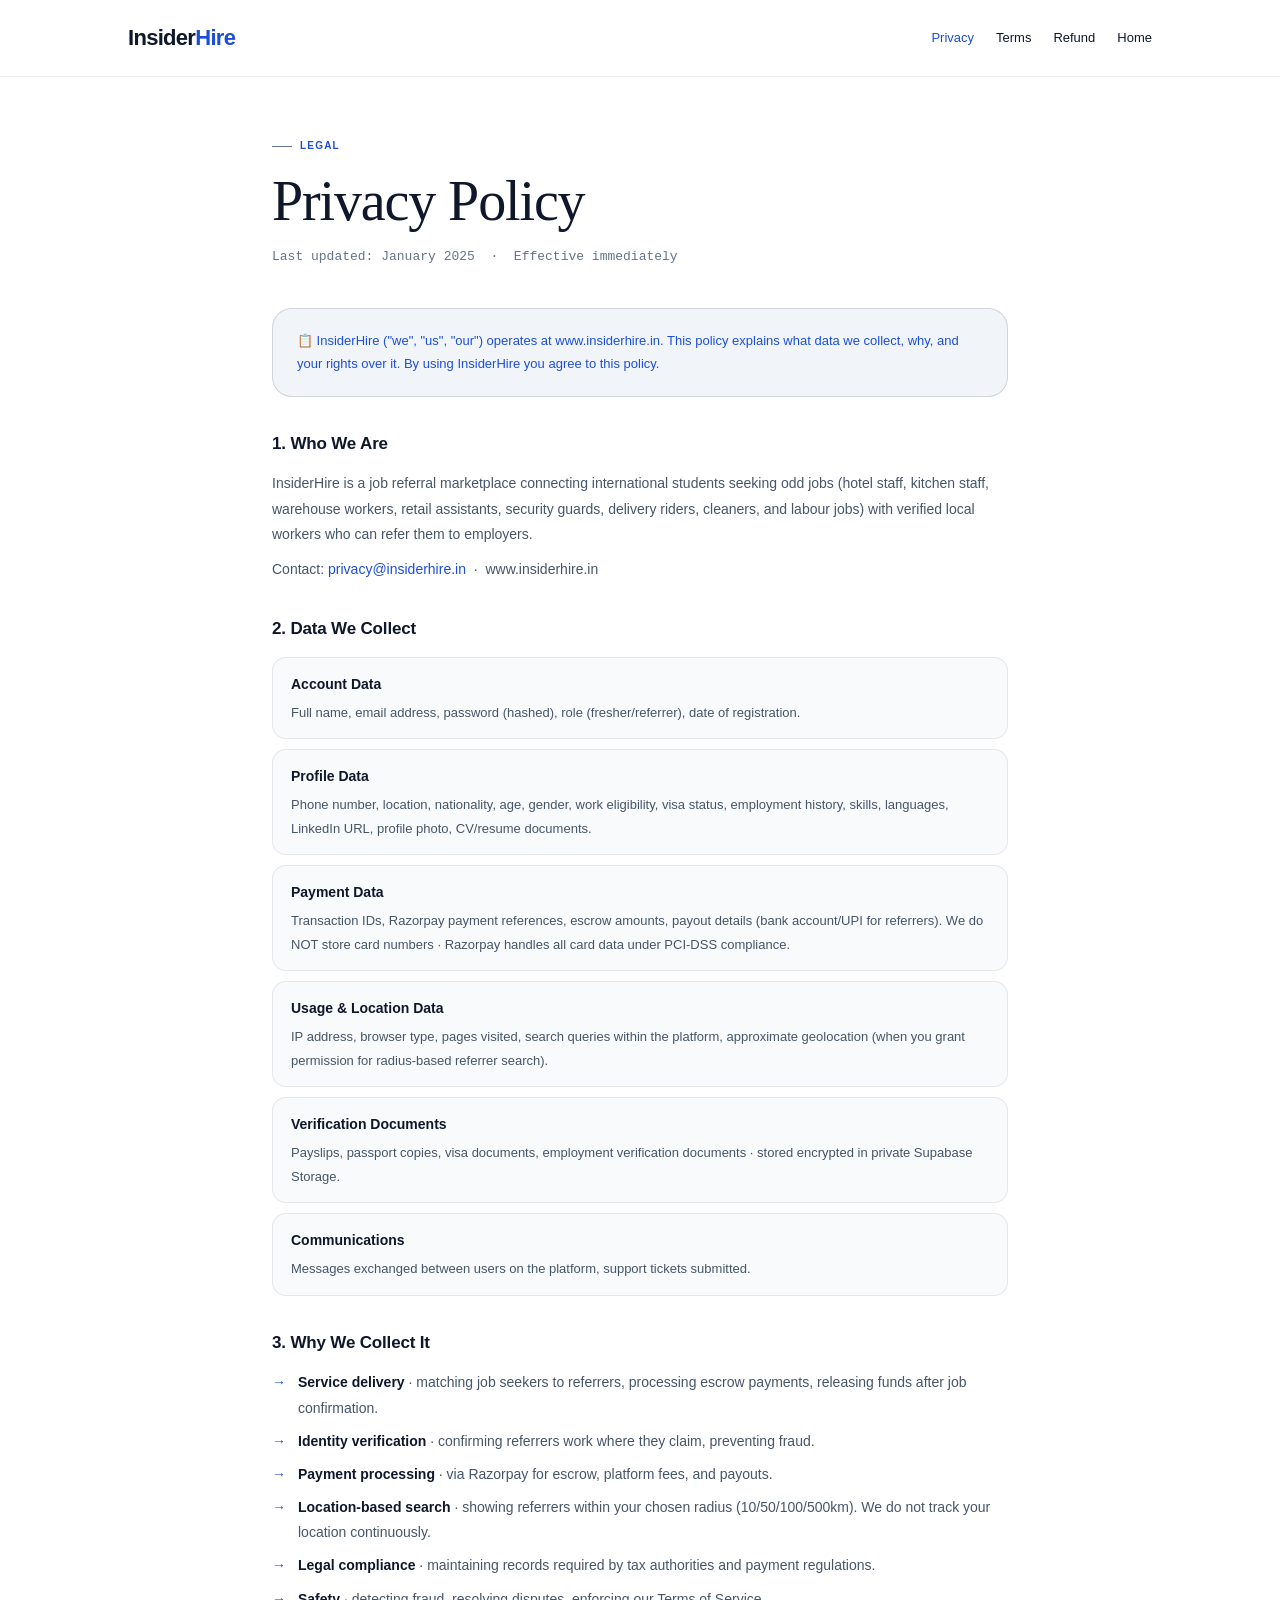
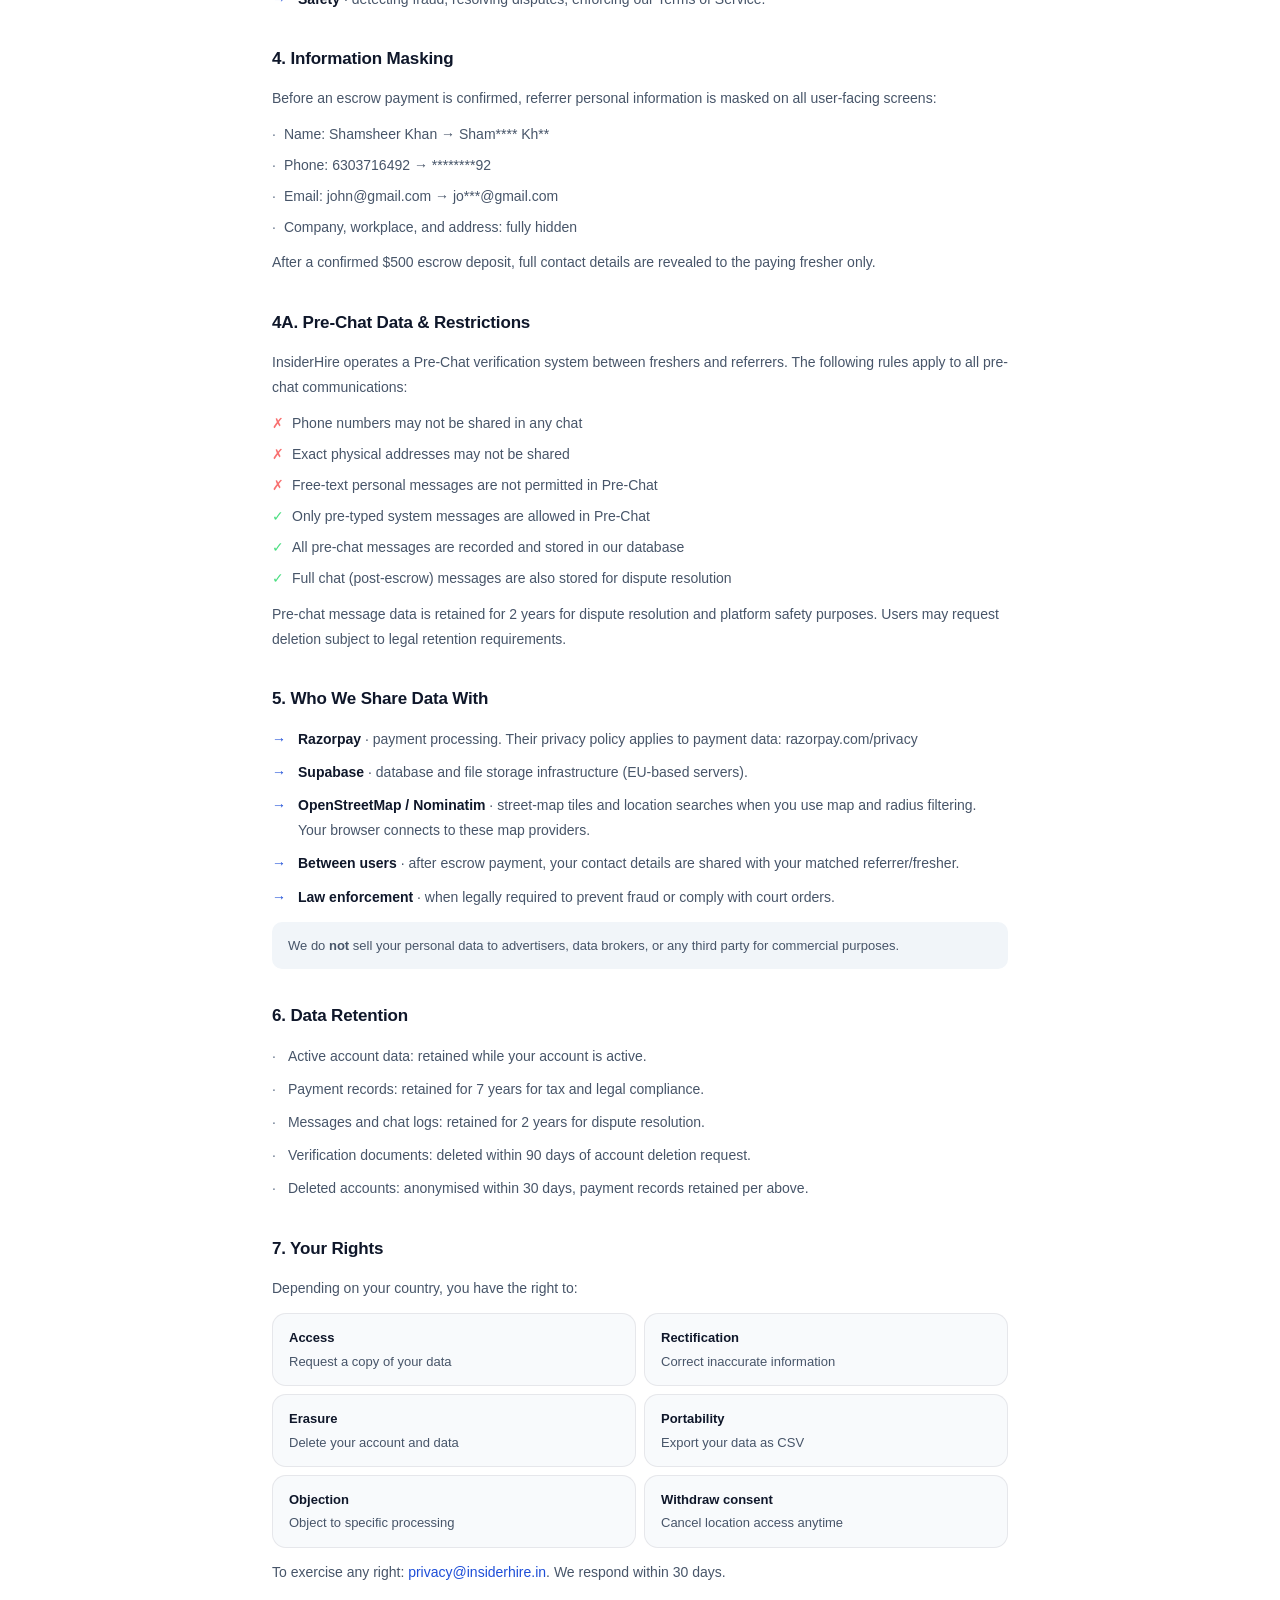
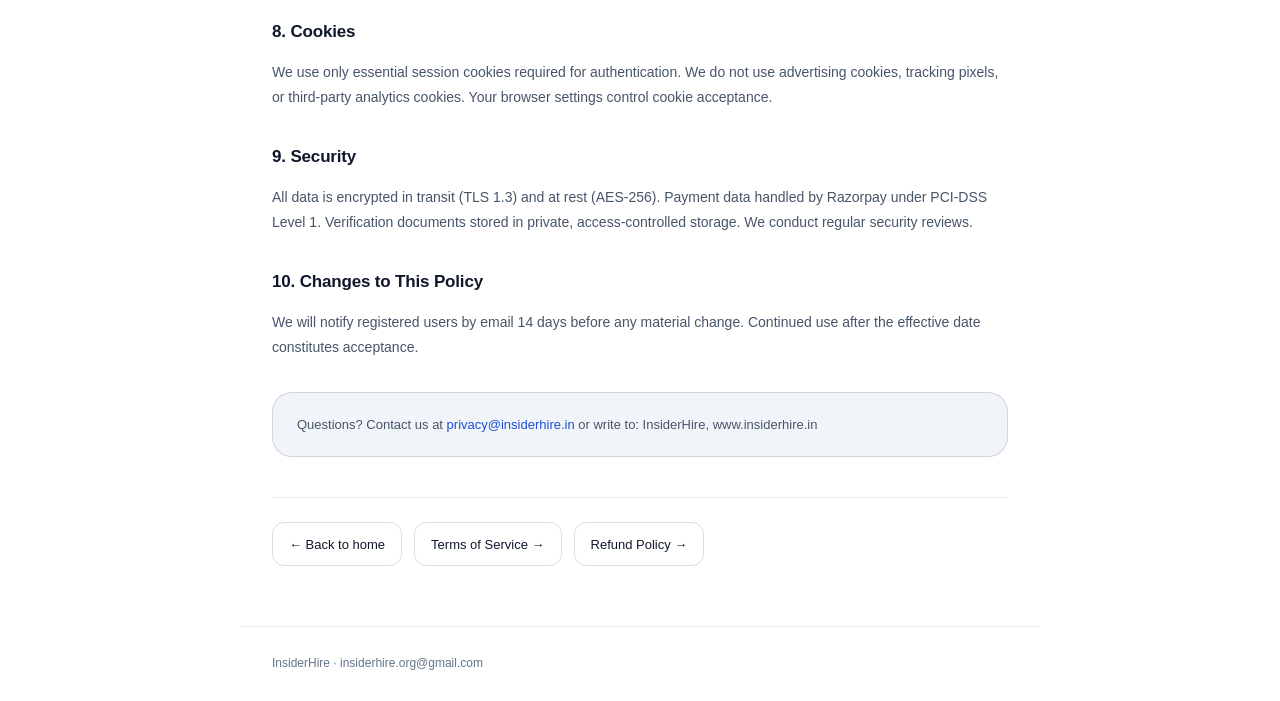
<file: privacy.html>
<!doctype html>
<html lang="en"><head><meta charset="utf-8"><meta name="viewport" content="width=device-width,initial-scale=1"><title>Privacy Policy | InsiderHire</title><meta name="description" content="Read the InsiderHire privacy policy."><link rel="canonical" href="https://khurram00100.github.io/Insiderhire.in/privacy.html"><link rel="stylesheet" href="legal.css"></head>
<body><header><div class="legal-header"><a class="legal-brand" href="index.html">Insider<span>Hire</span></a><nav aria-label="Policy navigation"><a href="privacy.html" aria-current="page">Privacy</a><a href="terms.html">Terms</a><a href="refund.html">Refund</a><a href="index.html">Home</a></nav></div></header><main><div id="page-privacy" class="legal-document" style="padding-top:60px">
  <div style="max-width:800px;margin:0 auto;padding:60px 32px">
    <div style="margin-bottom:40px">
      <span class="section-label" style="display:flex;align-items:center;gap:8px;margin-bottom:16px">
        <span style="width:20px;height:1px;background:var(--text-3);display:inline-block"></span>
        Legal
      </span>
      <h1 style="font-family:var(--font-serif);font-size:clamp(36px,5vw,56px);font-weight:400;letter-spacing:-0.02em;line-height:1.1;color:var(--white);margin-bottom:12px">Privacy Policy</h1>
      <p style="font-size:13px;color:var(--text-3);font-family:var(--font-mono)">Last updated: January 2025 &nbsp;·&nbsp; Effective immediately</p>
    </div>

    <div style="display:flex;flex-direction:column;gap:32px;font-size:14px;color:var(--text-2);line-height:1.8">

      <div style="padding:20px 24px;background:var(--elevated);border:1px solid var(--border-md);border-radius:var(--r-xl);font-size:13px;color:var(--blue-light)">
        📋 InsiderHire ("we", "us", "our") operates at www.insiderhire.in. This policy explains what data we collect, why, and your rights over it. By using InsiderHire you agree to this policy.
      </div>

      <div>
        <h2 style="font-size:17px;font-weight:600;color:var(--white);margin-bottom:12px;letter-spacing:-0.01em">1. Who We Are</h2>
        <p>InsiderHire is a job referral marketplace connecting international students seeking odd jobs (hotel staff, kitchen staff, warehouse workers, retail assistants, security guards, delivery riders, cleaners, and labour jobs) with verified local workers who can refer them to employers.</p>
        <p style="margin-top:10px">Contact: <a href="mailto:privacy@insiderhire.in" style="color:var(--blue-light)">privacy@insiderhire.in</a> &nbsp;·&nbsp; www.insiderhire.in</p>
      </div>

      <div>
        <h2 style="font-size:17px;font-weight:600;color:var(--white);margin-bottom:12px;letter-spacing:-0.01em">2. Data We Collect</h2>
        <div style="display:flex;flex-direction:column;gap:10px">
          <div style="padding:14px 18px;background:var(--surface);border:1px solid var(--border);border-radius:var(--r-lg)">
            <div style="font-weight:600;color:var(--text-1);margin-bottom:4px">Account Data</div>
            <div style="font-size:13px">Full name, email address, password (hashed), role (fresher/referrer), date of registration.</div>
          </div>
          <div style="padding:14px 18px;background:var(--surface);border:1px solid var(--border);border-radius:var(--r-lg)">
            <div style="font-weight:600;color:var(--text-1);margin-bottom:4px">Profile Data</div>
            <div style="font-size:13px">Phone number, location, nationality, age, gender, work eligibility, visa status, employment history, skills, languages, LinkedIn URL, profile photo, CV/resume documents.</div>
          </div>
          <div style="padding:14px 18px;background:var(--surface);border:1px solid var(--border);border-radius:var(--r-lg)">
            <div style="font-weight:600;color:var(--text-1);margin-bottom:4px">Payment Data</div>
            <div style="font-size:13px">Transaction IDs, Razorpay payment references, escrow amounts, payout details (bank account/UPI for referrers). We do NOT store card numbers · Razorpay handles all card data under PCI-DSS compliance.</div>
          </div>
          <div style="padding:14px 18px;background:var(--surface);border:1px solid var(--border);border-radius:var(--r-lg)">
            <div style="font-weight:600;color:var(--text-1);margin-bottom:4px">Usage & Location Data</div>
            <div style="font-size:13px">IP address, browser type, pages visited, search queries within the platform, approximate geolocation (when you grant permission for radius-based referrer search).</div>
          </div>
          <div style="padding:14px 18px;background:var(--surface);border:1px solid var(--border);border-radius:var(--r-lg)">
            <div style="font-weight:600;color:var(--text-1);margin-bottom:4px">Verification Documents</div>
            <div style="font-size:13px">Payslips, passport copies, visa documents, employment verification documents · stored encrypted in private Supabase Storage.</div>
          </div>
          <div style="padding:14px 18px;background:var(--surface);border:1px solid var(--border);border-radius:var(--r-lg)">
            <div style="font-weight:600;color:var(--text-1);margin-bottom:4px">Communications</div>
            <div style="font-size:13px">Messages exchanged between users on the platform, support tickets submitted.</div>
          </div>
        </div>
      </div>

      <div>
        <h2 style="font-size:17px;font-weight:600;color:var(--white);margin-bottom:12px;letter-spacing:-0.01em">3. Why We Collect It</h2>
        <div style="display:flex;flex-direction:column;gap:8px">
          <div style="display:flex;gap:12px;align-items:flex-start"><span style="color:var(--blue-light);flex-shrink:0">→</span><span><strong style="color:var(--text-1)">Service delivery</strong> · matching job seekers to referrers, processing escrow payments, releasing funds after job confirmation.</span></div>
          <div style="display:flex;gap:12px;align-items:flex-start"><span style="color:var(--blue-light);flex-shrink:0">→</span><span><strong style="color:var(--text-1)">Identity verification</strong> · confirming referrers work where they claim, preventing fraud.</span></div>
          <div style="display:flex;gap:12px;align-items:flex-start"><span style="color:var(--blue-light);flex-shrink:0">→</span><span><strong style="color:var(--text-1)">Payment processing</strong> · via Razorpay for escrow, platform fees, and payouts.</span></div>
          <div style="display:flex;gap:12px;align-items:flex-start"><span style="color:var(--blue-light);flex-shrink:0">→</span><span><strong style="color:var(--text-1)">Location-based search</strong> · showing referrers within your chosen radius (10/50/100/500km). We do not track your location continuously.</span></div>
          <div style="display:flex;gap:12px;align-items:flex-start"><span style="color:var(--blue-light);flex-shrink:0">→</span><span><strong style="color:var(--text-1)">Legal compliance</strong> · maintaining records required by tax authorities and payment regulations.</span></div>
          <div style="display:flex;gap:12px;align-items:flex-start"><span style="color:var(--blue-light);flex-shrink:0">→</span><span><strong style="color:var(--text-1)">Safety</strong> · detecting fraud, resolving disputes, enforcing our Terms of Service.</span></div>
        </div>
      </div>

      <div>
        <h2 style="font-size:17px;font-weight:600;color:var(--white);margin-bottom:12px;letter-spacing:-0.01em">4. Information Masking</h2>
        <p>Before an escrow payment is confirmed, referrer personal information is masked on all user-facing screens:</p>
        <ul style="margin-top:10px;padding-left:0;list-style:none;display:flex;flex-direction:column;gap:6px">
          <li style="display:flex;gap:8px"><span style="color:var(--text-3)">·</span> Name: Shamsheer Khan → Sham**** Kh**</li>
          <li style="display:flex;gap:8px"><span style="color:var(--text-3)">·</span> Phone: 6303716492 → ********92</li>
          <li style="display:flex;gap:8px"><span style="color:var(--text-3)">·</span> Email: john@gmail.com → jo***@gmail.com</li>
          <li style="display:flex;gap:8px"><span style="color:var(--text-3)">·</span> Company, workplace, and address: fully hidden</li>
        </ul>
        <p style="margin-top:10px">After a confirmed $500 escrow deposit, full contact details are revealed to the paying fresher only.</p>
      </div>

      <div>
        <h2 style="font-size:17px;font-weight:600;color:var(--white);margin-bottom:12px;letter-spacing:-0.01em">4A. Pre-Chat Data & Restrictions</h2>
        <p>InsiderHire operates a Pre-Chat verification system between freshers and referrers. The following rules apply to all pre-chat communications:</p>
        <ul style="margin-top:10px;padding-left:0;list-style:none;display:flex;flex-direction:column;gap:6px">
          <li style="display:flex;gap:8px"><span style="color:#f87171">✗</span> Phone numbers may not be shared in any chat</li>
          <li style="display:flex;gap:8px"><span style="color:#f87171">✗</span> Exact physical addresses may not be shared</li>
          <li style="display:flex;gap:8px"><span style="color:#f87171">✗</span> Free-text personal messages are not permitted in Pre-Chat</li>
          <li style="display:flex;gap:8px"><span style="color:#4ade80">✓</span> Only pre-typed system messages are allowed in Pre-Chat</li>
          <li style="display:flex;gap:8px"><span style="color:#4ade80">✓</span> All pre-chat messages are recorded and stored in our database</li>
          <li style="display:flex;gap:8px"><span style="color:#4ade80">✓</span> Full chat (post-escrow) messages are also stored for dispute resolution</li>
        </ul>
        <p style="margin-top:10px">Pre-chat message data is retained for 2 years for dispute resolution and platform safety purposes. Users may request deletion subject to legal retention requirements.</p>
      </div>

      <div>
        <h2 style="font-size:17px;font-weight:600;color:var(--white);margin-bottom:12px;letter-spacing:-0.01em">5. Who We Share Data With</h2>
        <div style="display:flex;flex-direction:column;gap:8px">
          <div style="display:flex;gap:12px;align-items:flex-start"><span style="color:var(--blue-light);flex-shrink:0">→</span><span><strong style="color:var(--text-1)">Razorpay</strong> · payment processing. Their privacy policy applies to payment data: razorpay.com/privacy</span></div>
          <div style="display:flex;gap:12px;align-items:flex-start"><span style="color:var(--blue-light);flex-shrink:0">→</span><span><strong style="color:var(--text-1)">Supabase</strong> · database and file storage infrastructure (EU-based servers).</span></div>
          <div style="display:flex;gap:12px;align-items:flex-start"><span style="color:var(--blue-light);flex-shrink:0">→</span><span><strong style="color:var(--text-1)">OpenStreetMap / Nominatim</strong> · street-map tiles and location searches when you use map and radius filtering. Your browser connects to these map providers.</span></div>
          <div style="display:flex;gap:12px;align-items:flex-start"><span style="color:var(--blue-light);flex-shrink:0">→</span><span><strong style="color:var(--text-1)">Between users</strong> · after escrow payment, your contact details are shared with your matched referrer/fresher.</span></div>
          <div style="display:flex;gap:12px;align-items:flex-start"><span style="color:var(--blue-light);flex-shrink:0">→</span><span><strong style="color:var(--text-1)">Law enforcement</strong> · when legally required to prevent fraud or comply with court orders.</span></div>
        </div>
        <p style="margin-top:12px;padding:12px 16px;background:var(--elevated);border-radius:var(--r-md);font-size:13px">We do <strong>not</strong> sell your personal data to advertisers, data brokers, or any third party for commercial purposes.</p>
      </div>

      <div>
        <h2 style="font-size:17px;font-weight:600;color:var(--white);margin-bottom:12px;letter-spacing:-0.01em">6. Data Retention</h2>
        <div style="display:flex;flex-direction:column;gap:8px">
          <div style="display:flex;gap:12px"><span style="color:var(--text-3)">·</span><span>Active account data: retained while your account is active.</span></div>
          <div style="display:flex;gap:12px"><span style="color:var(--text-3)">·</span><span>Payment records: retained for 7 years for tax and legal compliance.</span></div>
          <div style="display:flex;gap:12px"><span style="color:var(--text-3)">·</span><span>Messages and chat logs: retained for 2 years for dispute resolution.</span></div>
          <div style="display:flex;gap:12px"><span style="color:var(--text-3)">·</span><span>Verification documents: deleted within 90 days of account deletion request.</span></div>
          <div style="display:flex;gap:12px"><span style="color:var(--text-3)">·</span><span>Deleted accounts: anonymised within 30 days, payment records retained per above.</span></div>
        </div>
      </div>

      <div>
        <h2 style="font-size:17px;font-weight:600;color:var(--white);margin-bottom:12px;letter-spacing:-0.01em">7. Your Rights</h2>
        <p>Depending on your country, you have the right to:</p>
        <div style="display:grid;grid-template-columns:1fr 1fr;gap:8px;margin-top:12px">
          <div style="padding:12px 16px;background:var(--surface);border:1px solid var(--border);border-radius:var(--r-lg);font-size:13px"><strong style="color:var(--text-1)">Access</strong><br>Request a copy of your data</div>
          <div style="padding:12px 16px;background:var(--surface);border:1px solid var(--border);border-radius:var(--r-lg);font-size:13px"><strong style="color:var(--text-1)">Rectification</strong><br>Correct inaccurate information</div>
          <div style="padding:12px 16px;background:var(--surface);border:1px solid var(--border);border-radius:var(--r-lg);font-size:13px"><strong style="color:var(--text-1)">Erasure</strong><br>Delete your account and data</div>
          <div style="padding:12px 16px;background:var(--surface);border:1px solid var(--border);border-radius:var(--r-lg);font-size:13px"><strong style="color:var(--text-1)">Portability</strong><br>Export your data as CSV</div>
          <div style="padding:12px 16px;background:var(--surface);border:1px solid var(--border);border-radius:var(--r-lg);font-size:13px"><strong style="color:var(--text-1)">Objection</strong><br>Object to specific processing</div>
          <div style="padding:12px 16px;background:var(--surface);border:1px solid var(--border);border-radius:var(--r-lg);font-size:13px"><strong style="color:var(--text-1)">Withdraw consent</strong><br>Cancel location access anytime</div>
        </div>
        <p style="margin-top:12px">To exercise any right: <a href="mailto:privacy@insiderhire.in" style="color:var(--blue-light)">privacy@insiderhire.in</a>. We respond within 30 days.</p>
      </div>

      <div>
        <h2 style="font-size:17px;font-weight:600;color:var(--white);margin-bottom:12px;letter-spacing:-0.01em">8. Cookies</h2>
        <p>We use only essential session cookies required for authentication. We do not use advertising cookies, tracking pixels, or third-party analytics cookies. Your browser settings control cookie acceptance.</p>
      </div>

      <div>
        <h2 style="font-size:17px;font-weight:600;color:var(--white);margin-bottom:12px;letter-spacing:-0.01em">9. Security</h2>
        <p>All data is encrypted in transit (TLS 1.3) and at rest (AES-256). Payment data handled by Razorpay under PCI-DSS Level 1. Verification documents stored in private, access-controlled storage. We conduct regular security reviews.</p>
      </div>

      <div>
        <h2 style="font-size:17px;font-weight:600;color:var(--white);margin-bottom:12px;letter-spacing:-0.01em">10. Changes to This Policy</h2>
        <p>We will notify registered users by email 14 days before any material change. Continued use after the effective date constitutes acceptance.</p>
      </div>

      <div style="padding:20px 24px;background:var(--elevated);border:1px solid var(--border-md);border-radius:var(--r-xl);font-size:13px">
        Questions? Contact us at <a href="mailto:privacy@insiderhire.in" style="color:var(--blue-light)">privacy@insiderhire.in</a> or write to: InsiderHire, www.insiderhire.in
      </div>

    </div>
    <div style="margin-top:40px;padding-top:24px;border-top:1px solid var(--border);display:flex;gap:12px;flex-wrap:wrap">
      <a class="btn btn-outline" href="index.html">← Back to home</a>
      <a class="btn btn-ghost" href="terms.html">Terms of Service →</a>
      <a class="btn btn-ghost" href="refund.html">Refund Policy →</a>
    </div>
  </div>
</div></main><footer>InsiderHire · <a href="mailto:insiderhire.org@gmail.com">insiderhire.org@gmail.com</a></footer></body></html>
</file>
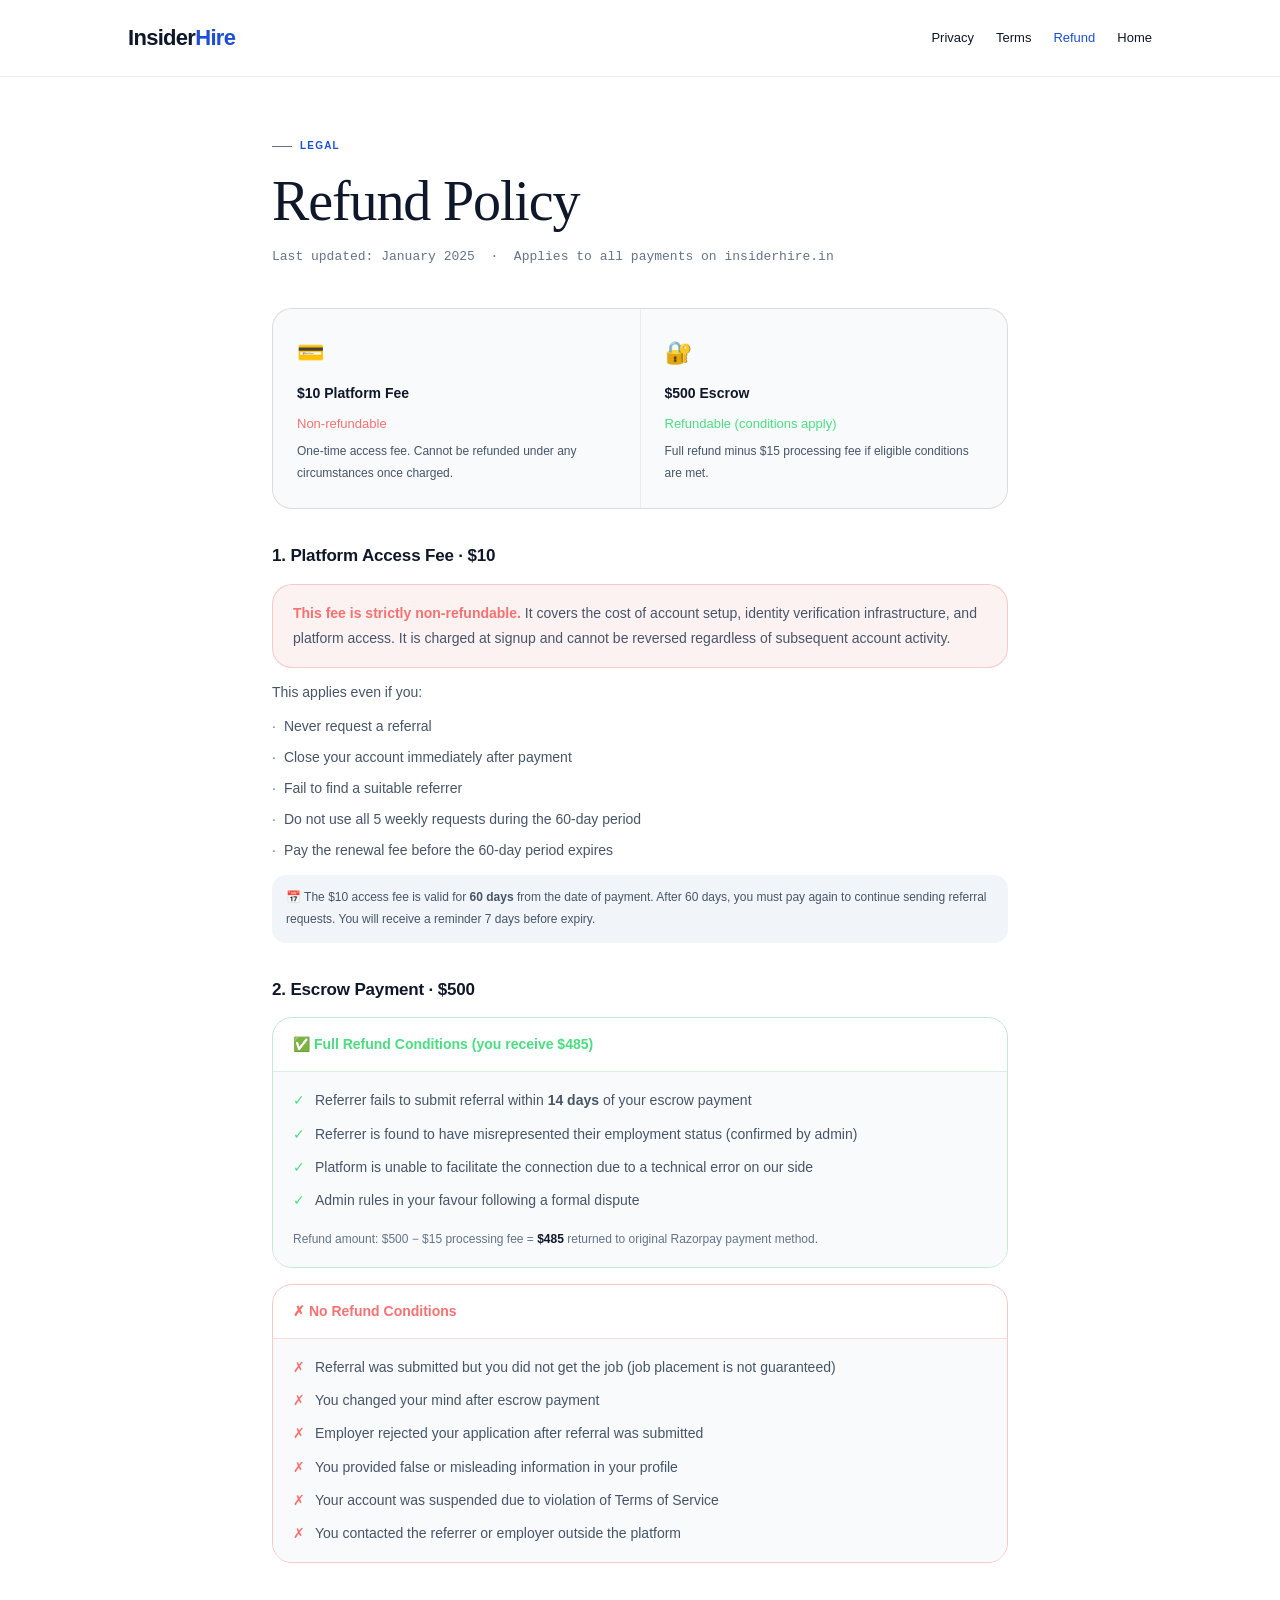
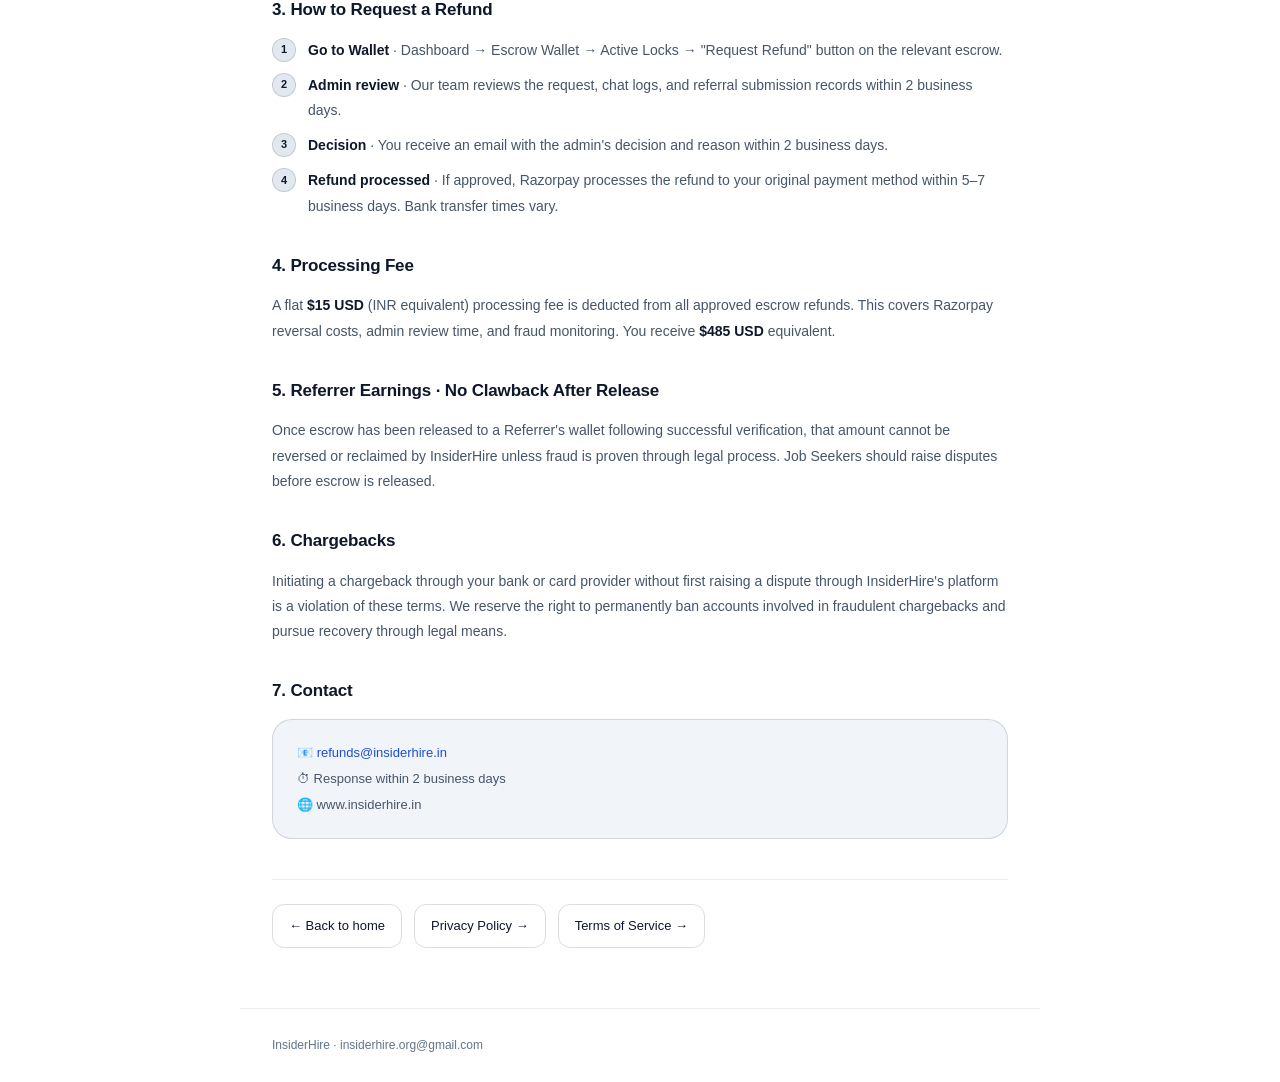
<file: refund.html>
<!doctype html>
<html lang="en"><head><meta charset="utf-8"><meta name="viewport" content="width=device-width,initial-scale=1"><title>Refund Policy | InsiderHire</title><meta name="description" content="Read the InsiderHire refund policy."><link rel="canonical" href="https://khurram00100.github.io/Insiderhire.in/refund.html"><link rel="stylesheet" href="legal.css"></head>
<body><header><div class="legal-header"><a class="legal-brand" href="index.html">Insider<span>Hire</span></a><nav aria-label="Policy navigation"><a href="privacy.html">Privacy</a><a href="terms.html">Terms</a><a href="refund.html" aria-current="page">Refund</a><a href="index.html">Home</a></nav></div></header><main><div id="page-refund" class="legal-document" style="padding-top:60px">
  <div style="max-width:800px;margin:0 auto;padding:60px 32px">
    <div style="margin-bottom:40px">
      <span class="section-label" style="display:flex;align-items:center;gap:8px;margin-bottom:16px">
        <span style="width:20px;height:1px;background:var(--text-3);display:inline-block"></span>
        Legal
      </span>
      <h1 style="font-family:var(--font-serif);font-size:clamp(36px,5vw,56px);font-weight:400;letter-spacing:-0.02em;line-height:1.1;color:var(--white);margin-bottom:12px">Refund Policy</h1>
      <p style="font-size:13px;color:var(--text-3);font-family:var(--font-mono)">Last updated: January 2025 &nbsp;·&nbsp; Applies to all payments on insiderhire.in</p>
    </div>

    <div style="display:flex;flex-direction:column;gap:32px;font-size:14px;color:var(--text-2);line-height:1.8">

      <div style="display:grid;grid-template-columns:1fr 1fr;gap:1px;background:var(--border);border:1px solid var(--border);border-radius:var(--r-xl);overflow:hidden">
        <div style="padding:24px;background:var(--surface)">
          <div style="font-size:22px;margin-bottom:8px">💳</div>
          <div style="font-weight:600;font-size:14px;color:var(--white);margin-bottom:6px">$10 Platform Fee</div>
          <div style="font-size:13px;color:#f87171;font-weight:500">Non-refundable</div>
          <div style="font-size:12px;margin-top:6px">One-time access fee. Cannot be refunded under any circumstances once charged.</div>
        </div>
        <div style="padding:24px;background:var(--surface)">
          <div style="font-size:22px;margin-bottom:8px">🔐</div>
          <div style="font-weight:600;font-size:14px;color:var(--white);margin-bottom:6px">$500 Escrow</div>
          <div style="font-size:13px;color:#4ade80;font-weight:500">Refundable (conditions apply)</div>
          <div style="font-size:12px;margin-top:6px">Full refund minus $15 processing fee if eligible conditions are met.</div>
        </div>
      </div>

      <div>
        <h2 style="font-size:17px;font-weight:600;color:var(--white);margin-bottom:12px;letter-spacing:-0.01em">1. Platform Access Fee · $10</h2>
        <div style="padding:16px 20px;background:rgba(220,38,38,0.06);border:1px solid rgba(220,38,38,0.2);border-radius:var(--r-xl);margin-bottom:12px">
          <strong style="color:#f87171">This fee is strictly non-refundable.</strong> It covers the cost of account setup, identity verification infrastructure, and platform access. It is charged at signup and cannot be reversed regardless of subsequent account activity.
        </div>
        <p>This applies even if you:</p>
        <div style="display:flex;flex-direction:column;gap:6px;margin-top:8px">
          <div style="display:flex;gap:8px"><span style="color:var(--text-3)">·</span><span>Never request a referral</span></div>
          <div style="display:flex;gap:8px"><span style="color:var(--text-3)">·</span><span>Close your account immediately after payment</span></div>
          <div style="display:flex;gap:8px"><span style="color:var(--text-3)">·</span><span>Fail to find a suitable referrer</span></div>
          <div style="display:flex;gap:8px"><span style="color:var(--text-3)">·</span><span>Do not use all 5 weekly requests during the 60-day period</span></div>
          <div style="display:flex;gap:8px"><span style="color:var(--text-3)">·</span><span>Pay the renewal fee before the 60-day period expires</span></div>
        </div>
        <div style="margin-top:12px;padding:12px 14px;background:var(--elevated);border-radius:var(--r-lg);font-size:12px;color:var(--text-2)">
          📅 The $10 access fee is valid for <strong>60 days</strong> from the date of payment. After 60 days, you must pay again to continue sending referral requests. You will receive a reminder 7 days before expiry.
        </div>
      </div>

      <div>
        <h2 style="font-size:17px;font-weight:600;color:var(--white);margin-bottom:12px;letter-spacing:-0.01em">2. Escrow Payment · $500</h2>

        <div style="display:flex;flex-direction:column;gap:16px">

          <div style="border:1px solid rgba(22,163,74,.25);border-radius:var(--r-xl);overflow:hidden">
            <div style="padding:14px 20px;background:var(--green-dim);border-bottom:1px solid rgba(22,163,74,.15)">
              <div style="font-weight:600;color:#4ade80;font-size:14px">✅ Full Refund Conditions (you receive $485)</div>
            </div>
            <div style="padding:16px 20px;background:var(--surface);display:flex;flex-direction:column;gap:8px">
              <div style="display:flex;gap:10px"><span style="color:#4ade80;flex-shrink:0">✓</span><span>Referrer fails to submit referral within <strong>14 days</strong> of your escrow payment</span></div>
              <div style="display:flex;gap:10px"><span style="color:#4ade80;flex-shrink:0">✓</span><span>Referrer is found to have misrepresented their employment status (confirmed by admin)</span></div>
              <div style="display:flex;gap:10px"><span style="color:#4ade80;flex-shrink:0">✓</span><span>Platform is unable to facilitate the connection due to a technical error on our side</span></div>
              <div style="display:flex;gap:10px"><span style="color:#4ade80;flex-shrink:0">✓</span><span>Admin rules in your favour following a formal dispute</span></div>
              <p style="margin-top:8px;font-size:12px;color:var(--text-3)">Refund amount: $500 − $15 processing fee = <strong style="color:var(--white)">$485</strong> returned to original Razorpay payment method.</p>
            </div>
          </div>

          <div style="border:1px solid rgba(220,38,38,.25);border-radius:var(--r-xl);overflow:hidden">
            <div style="padding:14px 20px;background:var(--red-dim);border-bottom:1px solid rgba(220,38,38,.15)">
              <div style="font-weight:600;color:#f87171;font-size:14px">✗ No Refund Conditions</div>
            </div>
            <div style="padding:16px 20px;background:var(--surface);display:flex;flex-direction:column;gap:8px">
              <div style="display:flex;gap:10px"><span style="color:#f87171;flex-shrink:0">✗</span><span>Referral was submitted but you did not get the job (job placement is not guaranteed)</span></div>
              <div style="display:flex;gap:10px"><span style="color:#f87171;flex-shrink:0">✗</span><span>You changed your mind after escrow payment</span></div>
              <div style="display:flex;gap:10px"><span style="color:#f87171;flex-shrink:0">✗</span><span>Employer rejected your application after referral was submitted</span></div>
              <div style="display:flex;gap:10px"><span style="color:#f87171;flex-shrink:0">✗</span><span>You provided false or misleading information in your profile</span></div>
              <div style="display:flex;gap:10px"><span style="color:#f87171;flex-shrink:0">✗</span><span>Your account was suspended due to violation of Terms of Service</span></div>
              <div style="display:flex;gap:10px"><span style="color:#f87171;flex-shrink:0">✗</span><span>You contacted the referrer or employer outside the platform</span></div>
            </div>
          </div>

        </div>
      </div>

      <div>
        <h2 style="font-size:17px;font-weight:600;color:var(--white);margin-bottom:12px;letter-spacing:-0.01em">3. How to Request a Refund</h2>
        <div style="display:flex;flex-direction:column;gap:10px">
          <div style="display:flex;gap:12px;align-items:flex-start">
            <div style="width:24px;height:24px;border-radius:50%;background:var(--elevated-2);border:1px solid var(--border-md);display:flex;align-items:center;justify-content:center;font-size:11px;font-weight:700;flex-shrink:0;color:var(--text-1)">1</div>
            <div><strong style="color:var(--text-1)">Go to Wallet</strong> · Dashboard → Escrow Wallet → Active Locks → "Request Refund" button on the relevant escrow.</div>
          </div>
          <div style="display:flex;gap:12px;align-items:flex-start">
            <div style="width:24px;height:24px;border-radius:50%;background:var(--elevated-2);border:1px solid var(--border-md);display:flex;align-items:center;justify-content:center;font-size:11px;font-weight:700;flex-shrink:0;color:var(--text-1)">2</div>
            <div><strong style="color:var(--text-1)">Admin review</strong> · Our team reviews the request, chat logs, and referral submission records within 2 business days.</div>
          </div>
          <div style="display:flex;gap:12px;align-items:flex-start">
            <div style="width:24px;height:24px;border-radius:50%;background:var(--elevated-2);border:1px solid var(--border-md);display:flex;align-items:center;justify-content:center;font-size:11px;font-weight:700;flex-shrink:0;color:var(--text-1)">3</div>
            <div><strong style="color:var(--text-1)">Decision</strong> · You receive an email with the admin's decision and reason within 2 business days.</div>
          </div>
          <div style="display:flex;gap:12px;align-items:flex-start">
            <div style="width:24px;height:24px;border-radius:50%;background:var(--elevated-2);border:1px solid var(--border-md);display:flex;align-items:center;justify-content:center;font-size:11px;font-weight:700;flex-shrink:0;color:var(--text-1)">4</div>
            <div><strong style="color:var(--text-1)">Refund processed</strong> · If approved, Razorpay processes the refund to your original payment method within 5–7 business days. Bank transfer times vary.</div>
          </div>
        </div>
      </div>

      <div>
        <h2 style="font-size:17px;font-weight:600;color:var(--white);margin-bottom:12px;letter-spacing:-0.01em">4. Processing Fee</h2>
        <p>A flat <strong style="color:var(--white)">$15 USD</strong> (INR equivalent) processing fee is deducted from all approved escrow refunds. This covers Razorpay reversal costs, admin review time, and fraud monitoring. You receive <strong style="color:var(--white)">$485 USD</strong> equivalent.</p>
      </div>

      <div>
        <h2 style="font-size:17px;font-weight:600;color:var(--white);margin-bottom:12px;letter-spacing:-0.01em">5. Referrer Earnings · No Clawback After Release</h2>
        <p>Once escrow has been released to a Referrer's wallet following successful verification, that amount cannot be reversed or reclaimed by InsiderHire unless fraud is proven through legal process. Job Seekers should raise disputes before escrow is released.</p>
      </div>

      <div>
        <h2 style="font-size:17px;font-weight:600;color:var(--white);margin-bottom:12px;letter-spacing:-0.01em">6. Chargebacks</h2>
        <p>Initiating a chargeback through your bank or card provider without first raising a dispute through InsiderHire's platform is a violation of these terms. We reserve the right to permanently ban accounts involved in fraudulent chargebacks and pursue recovery through legal means.</p>
      </div>

      <div>
        <h2 style="font-size:17px;font-weight:600;color:var(--white);margin-bottom:12px;letter-spacing:-0.01em">7. Contact</h2>
        <div style="padding:20px 24px;background:var(--elevated);border:1px solid var(--border-md);border-radius:var(--r-xl);font-size:13px;line-height:2">
          📧 <a href="mailto:refunds@insiderhire.in" style="color:var(--blue-light)">refunds@insiderhire.in</a><br>
          ⏱ Response within 2 business days<br>
          🌐 www.insiderhire.in
        </div>
      </div>

    </div>
    <div style="margin-top:40px;padding-top:24px;border-top:1px solid var(--border);display:flex;gap:12px;flex-wrap:wrap">
      <a class="btn btn-outline" href="index.html">← Back to home</a>
      <a class="btn btn-ghost" href="privacy.html">Privacy Policy →</a>
      <a class="btn btn-ghost" href="terms.html">Terms of Service →</a>
    </div>
  </div>
</div></main><footer>InsiderHire · <a href="mailto:insiderhire.org@gmail.com">insiderhire.org@gmail.com</a></footer></body></html>
</file>
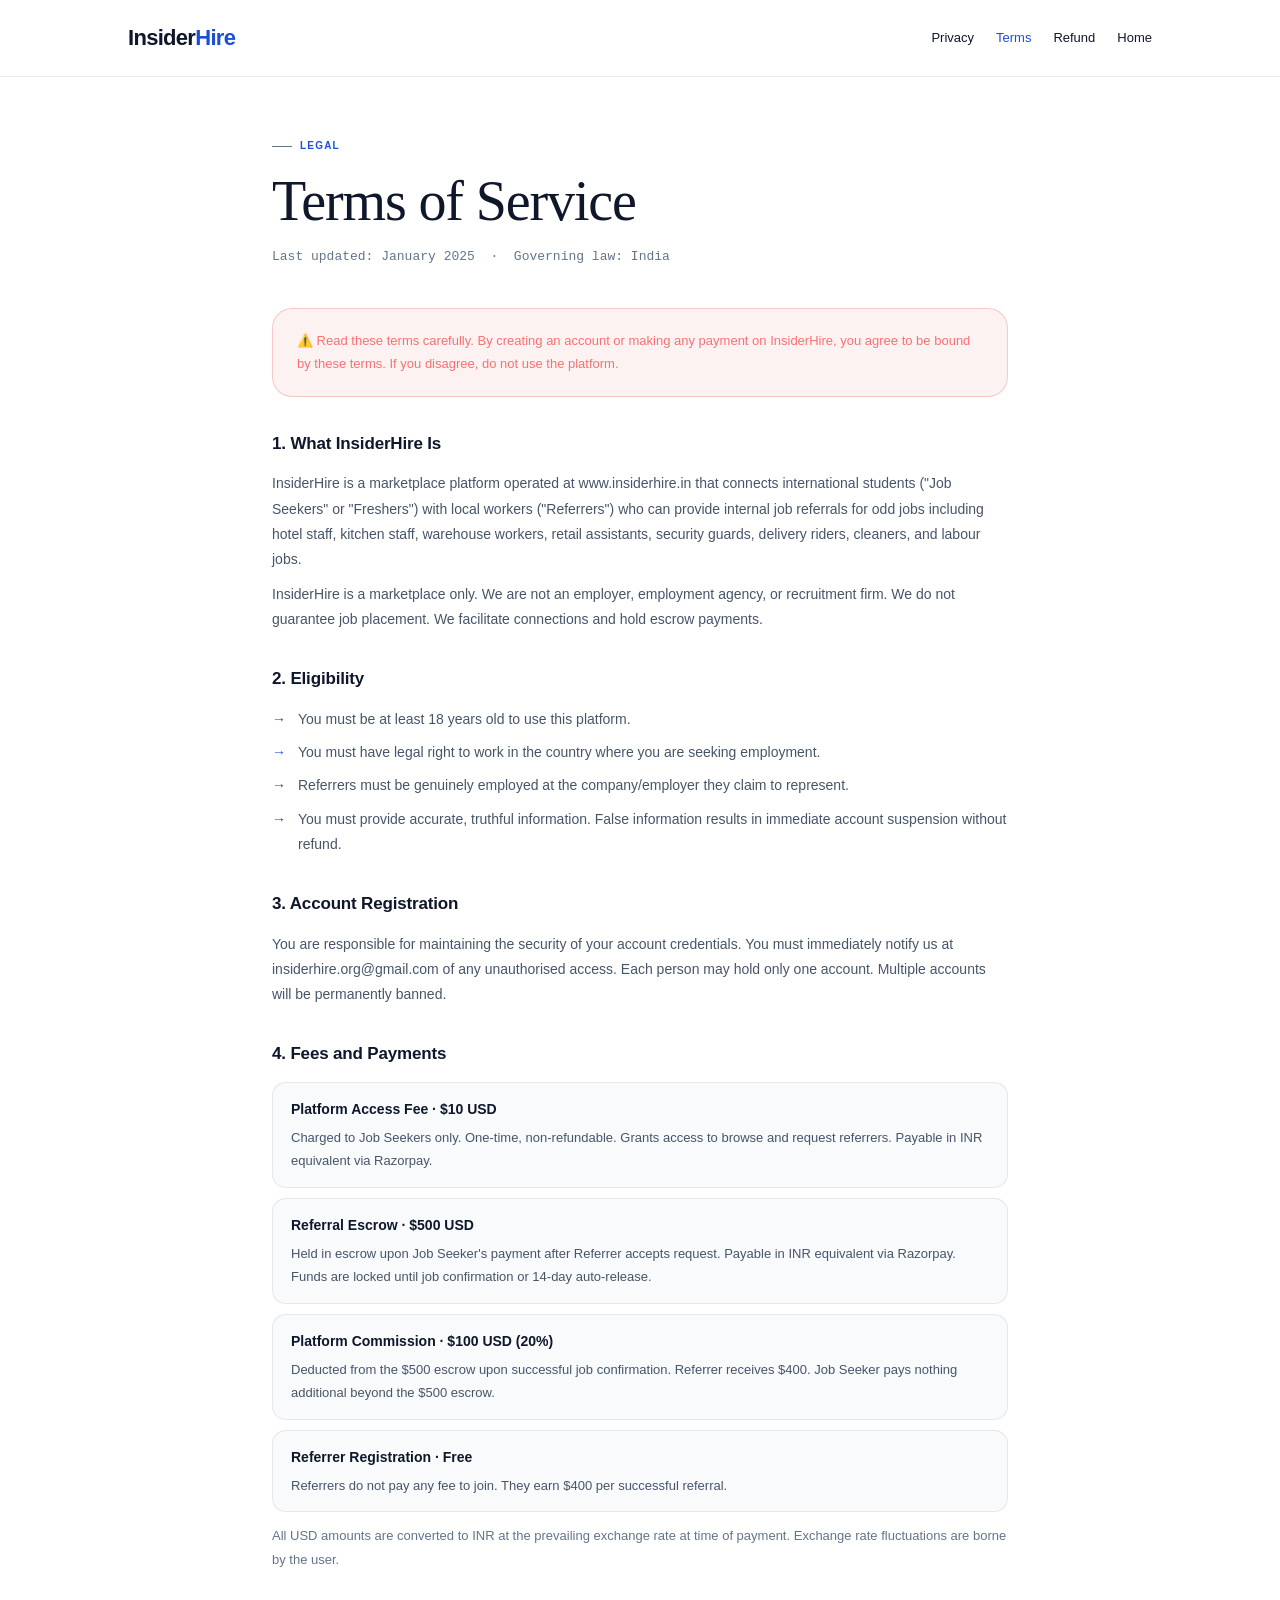
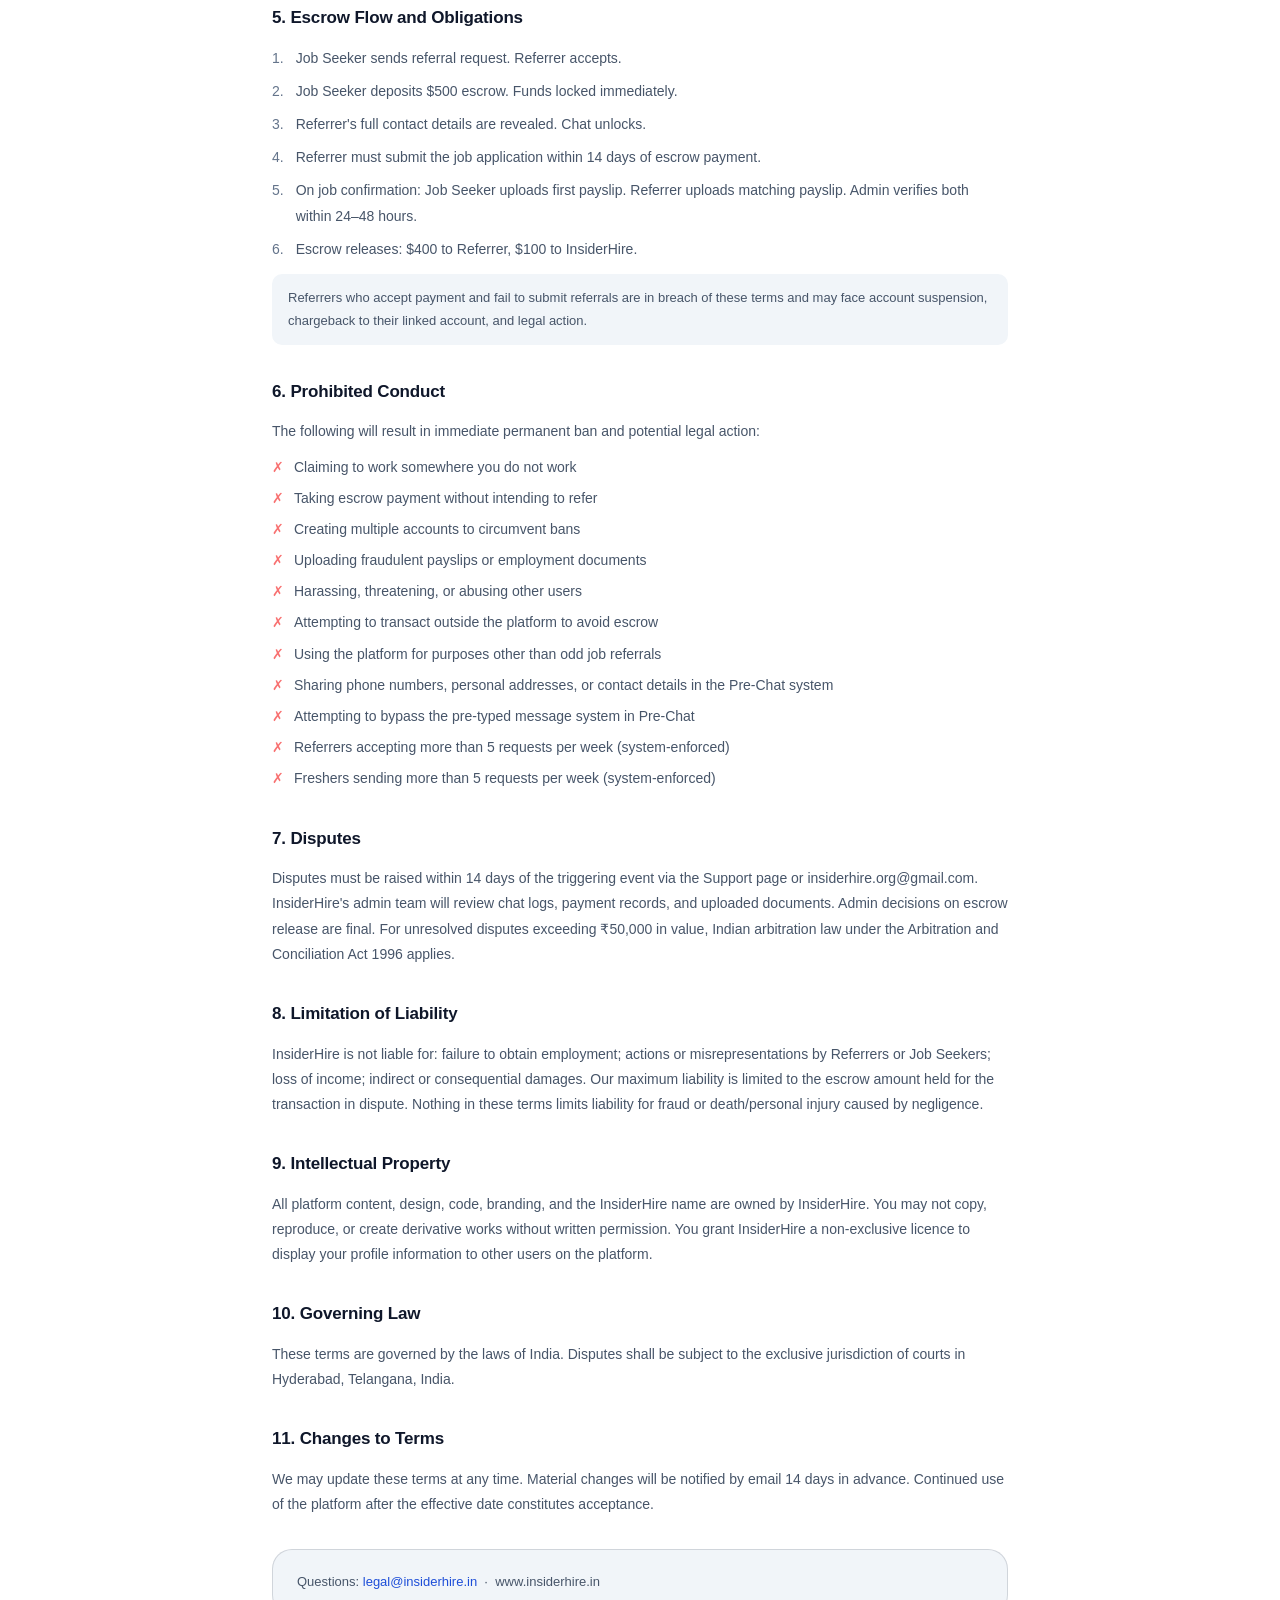
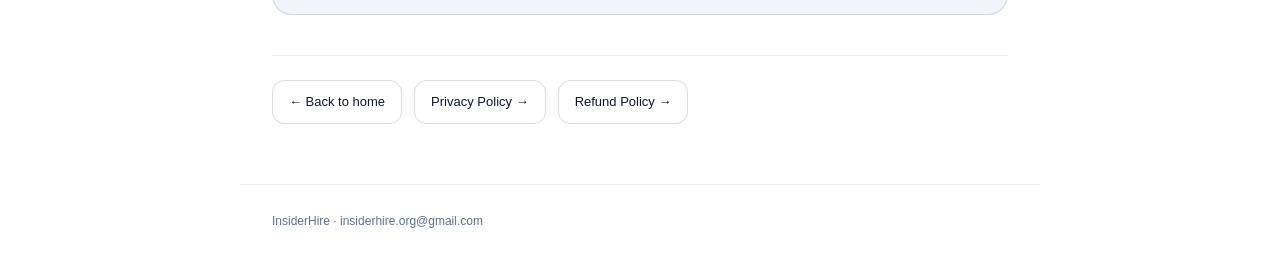
<file: terms.html>
<!doctype html>
<html lang="en"><head><meta charset="utf-8"><meta name="viewport" content="width=device-width,initial-scale=1"><title>Terms of Service | InsiderHire</title><meta name="description" content="Read the InsiderHire terms of service."><link rel="canonical" href="https://khurram00100.github.io/Insiderhire.in/terms.html"><link rel="stylesheet" href="legal.css"></head>
<body><header><div class="legal-header"><a class="legal-brand" href="index.html">Insider<span>Hire</span></a><nav aria-label="Policy navigation"><a href="privacy.html">Privacy</a><a href="terms.html" aria-current="page">Terms</a><a href="refund.html">Refund</a><a href="index.html">Home</a></nav></div></header><main><div id="page-terms" class="legal-document" style="padding-top:60px">
  <div style="max-width:800px;margin:0 auto;padding:60px 32px">
    <div style="margin-bottom:40px">
      <span class="section-label" style="display:flex;align-items:center;gap:8px;margin-bottom:16px">
        <span style="width:20px;height:1px;background:var(--text-3);display:inline-block"></span>
        Legal
      </span>
      <h1 style="font-family:var(--font-serif);font-size:clamp(36px,5vw,56px);font-weight:400;letter-spacing:-0.02em;line-height:1.1;color:var(--white);margin-bottom:12px">Terms of Service</h1>
      <p style="font-size:13px;color:var(--text-3);font-family:var(--font-mono)">Last updated: January 2025 &nbsp;·&nbsp; Governing law: India</p>
    </div>

    <div style="display:flex;flex-direction:column;gap:32px;font-size:14px;color:var(--text-2);line-height:1.8">

      <div style="padding:20px 24px;background:rgba(220,38,38,0.06);border:1px solid rgba(220,38,38,0.2);border-radius:var(--r-xl);font-size:13px;color:#f87171">
        ⚠️ Read these terms carefully. By creating an account or making any payment on InsiderHire, you agree to be bound by these terms. If you disagree, do not use the platform.
      </div>

      <div>
        <h2 style="font-size:17px;font-weight:600;color:var(--white);margin-bottom:12px;letter-spacing:-0.01em">1. What InsiderHire Is</h2>
        <p>InsiderHire is a marketplace platform operated at www.insiderhire.in that connects international students ("Job Seekers" or "Freshers") with local workers ("Referrers") who can provide internal job referrals for odd jobs including hotel staff, kitchen staff, warehouse workers, retail assistants, security guards, delivery riders, cleaners, and labour jobs.</p>
        <p style="margin-top:10px">InsiderHire is a marketplace only. We are not an employer, employment agency, or recruitment firm. We do not guarantee job placement. We facilitate connections and hold escrow payments.</p>
      </div>

      <div>
        <h2 style="font-size:17px;font-weight:600;color:var(--white);margin-bottom:12px;letter-spacing:-0.01em">2. Eligibility</h2>
        <div style="display:flex;flex-direction:column;gap:8px">
          <div style="display:flex;gap:12px"><span style="color:var(--blue-light);flex-shrink:0">→</span><span>You must be at least 18 years old to use this platform.</span></div>
          <div style="display:flex;gap:12px"><span style="color:var(--blue-light);flex-shrink:0">→</span><span>You must have legal right to work in the country where you are seeking employment.</span></div>
          <div style="display:flex;gap:12px"><span style="color:var(--blue-light);flex-shrink:0">→</span><span>Referrers must be genuinely employed at the company/employer they claim to represent.</span></div>
          <div style="display:flex;gap:12px"><span style="color:var(--blue-light);flex-shrink:0">→</span><span>You must provide accurate, truthful information. False information results in immediate account suspension without refund.</span></div>
        </div>
      </div>

      <div>
        <h2 style="font-size:17px;font-weight:600;color:var(--white);margin-bottom:12px;letter-spacing:-0.01em">3. Account Registration</h2>
        <p>You are responsible for maintaining the security of your account credentials. You must immediately notify us at insiderhire.org@gmail.com of any unauthorised access. Each person may hold only one account. Multiple accounts will be permanently banned.</p>
      </div>

      <div>
        <h2 style="font-size:17px;font-weight:600;color:var(--white);margin-bottom:12px;letter-spacing:-0.01em">4. Fees and Payments</h2>
        <div style="display:flex;flex-direction:column;gap:10px">
          <div style="padding:14px 18px;background:var(--surface);border:1px solid var(--border);border-radius:var(--r-lg)">
            <div style="font-weight:600;color:var(--text-1);margin-bottom:4px">Platform Access Fee · $10 USD</div>
            <div style="font-size:13px">Charged to Job Seekers only. One-time, non-refundable. Grants access to browse and request referrers. Payable in INR equivalent via Razorpay.</div>
          </div>
          <div style="padding:14px 18px;background:var(--surface);border:1px solid var(--border);border-radius:var(--r-lg)">
            <div style="font-weight:600;color:var(--text-1);margin-bottom:4px">Referral Escrow · $500 USD</div>
            <div style="font-size:13px">Held in escrow upon Job Seeker's payment after Referrer accepts request. Payable in INR equivalent via Razorpay. Funds are locked until job confirmation or 14-day auto-release.</div>
          </div>
          <div style="padding:14px 18px;background:var(--surface);border:1px solid var(--border);border-radius:var(--r-lg)">
            <div style="font-weight:600;color:var(--text-1);margin-bottom:4px">Platform Commission · $100 USD (20%)</div>
            <div style="font-size:13px">Deducted from the $500 escrow upon successful job confirmation. Referrer receives $400. Job Seeker pays nothing additional beyond the $500 escrow.</div>
          </div>
          <div style="padding:14px 18px;background:var(--surface);border:1px solid var(--border);border-radius:var(--r-lg)">
            <div style="font-weight:600;color:var(--text-1);margin-bottom:4px">Referrer Registration · Free</div>
            <div style="font-size:13px">Referrers do not pay any fee to join. They earn $400 per successful referral.</div>
          </div>
        </div>
        <p style="margin-top:12px;font-size:13px;color:var(--text-3)">All USD amounts are converted to INR at the prevailing exchange rate at time of payment. Exchange rate fluctuations are borne by the user.</p>
      </div>

      <div>
        <h2 style="font-size:17px;font-weight:600;color:var(--white);margin-bottom:12px;letter-spacing:-0.01em">5. Escrow Flow and Obligations</h2>
        <div style="display:flex;flex-direction:column;gap:8px">
          <div style="display:flex;gap:12px"><span style="color:var(--text-3);flex-shrink:0">1.</span><span>Job Seeker sends referral request. Referrer accepts.</span></div>
          <div style="display:flex;gap:12px"><span style="color:var(--text-3);flex-shrink:0">2.</span><span>Job Seeker deposits $500 escrow. Funds locked immediately.</span></div>
          <div style="display:flex;gap:12px"><span style="color:var(--text-3);flex-shrink:0">3.</span><span>Referrer's full contact details are revealed. Chat unlocks.</span></div>
          <div style="display:flex;gap:12px"><span style="color:var(--text-3);flex-shrink:0">4.</span><span>Referrer must submit the job application within 14 days of escrow payment.</span></div>
          <div style="display:flex;gap:12px"><span style="color:var(--text-3);flex-shrink:0">5.</span><span>On job confirmation: Job Seeker uploads first payslip. Referrer uploads matching payslip. Admin verifies both within 24–48 hours.</span></div>
          <div style="display:flex;gap:12px"><span style="color:var(--text-3);flex-shrink:0">6.</span><span>Escrow releases: $400 to Referrer, $100 to InsiderHire.</span></div>
        </div>
        <p style="margin-top:12px;padding:12px 16px;background:var(--elevated);border-radius:var(--r-md);font-size:13px">Referrers who accept payment and fail to submit referrals are in breach of these terms and may face account suspension, chargeback to their linked account, and legal action.</p>
      </div>

      <div>
        <h2 style="font-size:17px;font-weight:600;color:var(--white);margin-bottom:12px;letter-spacing:-0.01em">6. Prohibited Conduct</h2>
        <p>The following will result in immediate permanent ban and potential legal action:</p>
        <div style="display:flex;flex-direction:column;gap:6px;margin-top:10px">
          <div style="display:flex;gap:10px"><span style="color:#f87171;flex-shrink:0">✗</span><span>Claiming to work somewhere you do not work</span></div>
          <div style="display:flex;gap:10px"><span style="color:#f87171;flex-shrink:0">✗</span><span>Taking escrow payment without intending to refer</span></div>
          <div style="display:flex;gap:10px"><span style="color:#f87171;flex-shrink:0">✗</span><span>Creating multiple accounts to circumvent bans</span></div>
          <div style="display:flex;gap:10px"><span style="color:#f87171;flex-shrink:0">✗</span><span>Uploading fraudulent payslips or employment documents</span></div>
          <div style="display:flex;gap:10px"><span style="color:#f87171;flex-shrink:0">✗</span><span>Harassing, threatening, or abusing other users</span></div>
          <div style="display:flex;gap:10px"><span style="color:#f87171;flex-shrink:0">✗</span><span>Attempting to transact outside the platform to avoid escrow</span></div>
          <div style="display:flex;gap:10px"><span style="color:#f87171;flex-shrink:0">✗</span><span>Using the platform for purposes other than odd job referrals</span></div>
          <div style="display:flex;gap:10px"><span style="color:#f87171;flex-shrink:0">✗</span><span>Sharing phone numbers, personal addresses, or contact details in the Pre-Chat system</span></div>
          <div style="display:flex;gap:10px"><span style="color:#f87171;flex-shrink:0">✗</span><span>Attempting to bypass the pre-typed message system in Pre-Chat</span></div>
          <div style="display:flex;gap:10px"><span style="color:#f87171;flex-shrink:0">✗</span><span>Referrers accepting more than 5 requests per week (system-enforced)</span></div>
          <div style="display:flex;gap:10px"><span style="color:#f87171;flex-shrink:0">✗</span><span>Freshers sending more than 5 requests per week (system-enforced)</span></div>
        </div>
      </div>

      <div>
        <h2 style="font-size:17px;font-weight:600;color:var(--white);margin-bottom:12px;letter-spacing:-0.01em">7. Disputes</h2>
        <p>Disputes must be raised within 14 days of the triggering event via the Support page or insiderhire.org@gmail.com. InsiderHire's admin team will review chat logs, payment records, and uploaded documents. Admin decisions on escrow release are final. For unresolved disputes exceeding ₹50,000 in value, Indian arbitration law under the Arbitration and Conciliation Act 1996 applies.</p>
      </div>

      <div>
        <h2 style="font-size:17px;font-weight:600;color:var(--white);margin-bottom:12px;letter-spacing:-0.01em">8. Limitation of Liability</h2>
        <p>InsiderHire is not liable for: failure to obtain employment; actions or misrepresentations by Referrers or Job Seekers; loss of income; indirect or consequential damages. Our maximum liability is limited to the escrow amount held for the transaction in dispute. Nothing in these terms limits liability for fraud or death/personal injury caused by negligence.</p>
      </div>

      <div>
        <h2 style="font-size:17px;font-weight:600;color:var(--white);margin-bottom:12px;letter-spacing:-0.01em">9. Intellectual Property</h2>
        <p>All platform content, design, code, branding, and the InsiderHire name are owned by InsiderHire. You may not copy, reproduce, or create derivative works without written permission. You grant InsiderHire a non-exclusive licence to display your profile information to other users on the platform.</p>
      </div>

      <div>
        <h2 style="font-size:17px;font-weight:600;color:var(--white);margin-bottom:12px;letter-spacing:-0.01em">10. Governing Law</h2>
        <p>These terms are governed by the laws of India. Disputes shall be subject to the exclusive jurisdiction of courts in Hyderabad, Telangana, India.</p>
      </div>

      <div>
        <h2 style="font-size:17px;font-weight:600;color:var(--white);margin-bottom:12px;letter-spacing:-0.01em">11. Changes to Terms</h2>
        <p>We may update these terms at any time. Material changes will be notified by email 14 days in advance. Continued use of the platform after the effective date constitutes acceptance.</p>
      </div>

      <div style="padding:20px 24px;background:var(--elevated);border:1px solid var(--border-md);border-radius:var(--r-xl);font-size:13px">
        Questions: <a href="mailto:legal@insiderhire.in" style="color:var(--blue-light)">legal@insiderhire.in</a> &nbsp;·&nbsp; www.insiderhire.in
      </div>
    </div>
    <div style="margin-top:40px;padding-top:24px;border-top:1px solid var(--border);display:flex;gap:12px;flex-wrap:wrap">
      <a class="btn btn-outline" href="index.html">← Back to home</a>
      <a class="btn btn-ghost" href="privacy.html">Privacy Policy →</a>
      <a class="btn btn-ghost" href="refund.html">Refund Policy →</a>
    </div>
  </div>
</div></main><footer>InsiderHire · <a href="mailto:insiderhire.org@gmail.com">insiderhire.org@gmail.com</a></footer></body></html>
</file>
<file: legal.css>
:root{color-scheme:dark;--black:#000;--bg:#030303;--surface:#0a0a0a;--elevated:#111;--elevated-2:#181818;--border:#ffffff14;--border-md:#ffffff20;--white:#f8fafc;--text-1:#f7f7f7;--text-2:#b0b6c0;--text-3:#9199a7;--blue-light:#60a5fa;--blue-dim:#2563eb18;--r-md:10px;--r-lg:14px;--r-xl:20px;--r-full:9999px;--font-serif:Georgia,serif;--font-mono:ui-monospace,monospace}
@media(prefers-color-scheme:light){:root{color-scheme:light;--black:#fff;--bg:#fff;--surface:#f8fafc;--elevated:#f1f5f9;--elevated-2:#e2e8f0;--border:#0f172a14;--border-md:#0f172a25;--white:#0f172a;--text-1:#0f172a;--text-2:#475569;--text-3:#64748b;--blue-light:#1d4ed8}}
*{box-sizing:border-box;margin:0}html{scroll-behavior:smooth}body{font-family:Arial,Helvetica,sans-serif;line-height:1.8;background:var(--bg);color:var(--text-1)}a{color:inherit;text-decoration:none}a:hover{text-decoration:underline}a:focus-visible{outline:2px solid var(--blue-light);outline-offset:4px}header{border-bottom:1px solid var(--border);background:var(--bg)}.legal-header{max-width:1080px;margin:auto;min-height:76px;display:flex;justify-content:space-between;align-items:center;gap:24px;padding:16px 28px}.legal-brand{font-size:22px;letter-spacing:-.7px;font-weight:700}.legal-brand span{color:var(--blue-light)}nav{display:flex;gap:22px;font-size:13px;flex-wrap:wrap}nav a[aria-current=page]{color:var(--blue-light)}.legal-document{padding-top:0!important}.section-label{font-size:10px;font-weight:600;letter-spacing:.12em;text-transform:uppercase;color:var(--blue-light)}.btn{display:inline-flex;justify-content:center;align-items:center;border:1px solid var(--border-md);border-radius:12px;font-size:13px;padding:10px 16px;min-height:44px;line-height:1.5}.btn:hover{background:var(--elevated);text-decoration:none}footer{max-width:800px;margin:auto;padding:26px 32px;border-top:1px solid var(--border);font-size:12px;color:var(--text-3)}p,li,a{overflow-wrap:anywhere}table{width:100%;border-collapse:collapse}td,th{padding:12px;text-align:left;border:1px solid var(--border)}
@media(max-width:600px){.legal-header{padding:15px 20px;align-items:flex-start;flex-direction:column;gap:10px}nav{gap:8px 18px;font-size:12px}nav a{padding:4px 0}.legal-document>div{padding:32px 20px!important}.legal-document h1{font-size:36px!important;line-height:1.15!important}.legal-document h2{font-size:16px!important}.legal-document div[style*="grid-template-columns"]{grid-template-columns:1fr!important}footer{padding:20px}.legal-document table{display:block;overflow-x:auto}.legal-document .btn{flex:1;min-width:130px}}
@media(prefers-reduced-motion:reduce){html{scroll-behavior:auto}}
@media print{header nav,.btn{display:none}body{background:#fff;color:#111}.legal-document *{color:#111!important;background:transparent!important}a{text-decoration:underline}.legal-document>div{max-width:none!important;padding:20px!important}}
</file>
